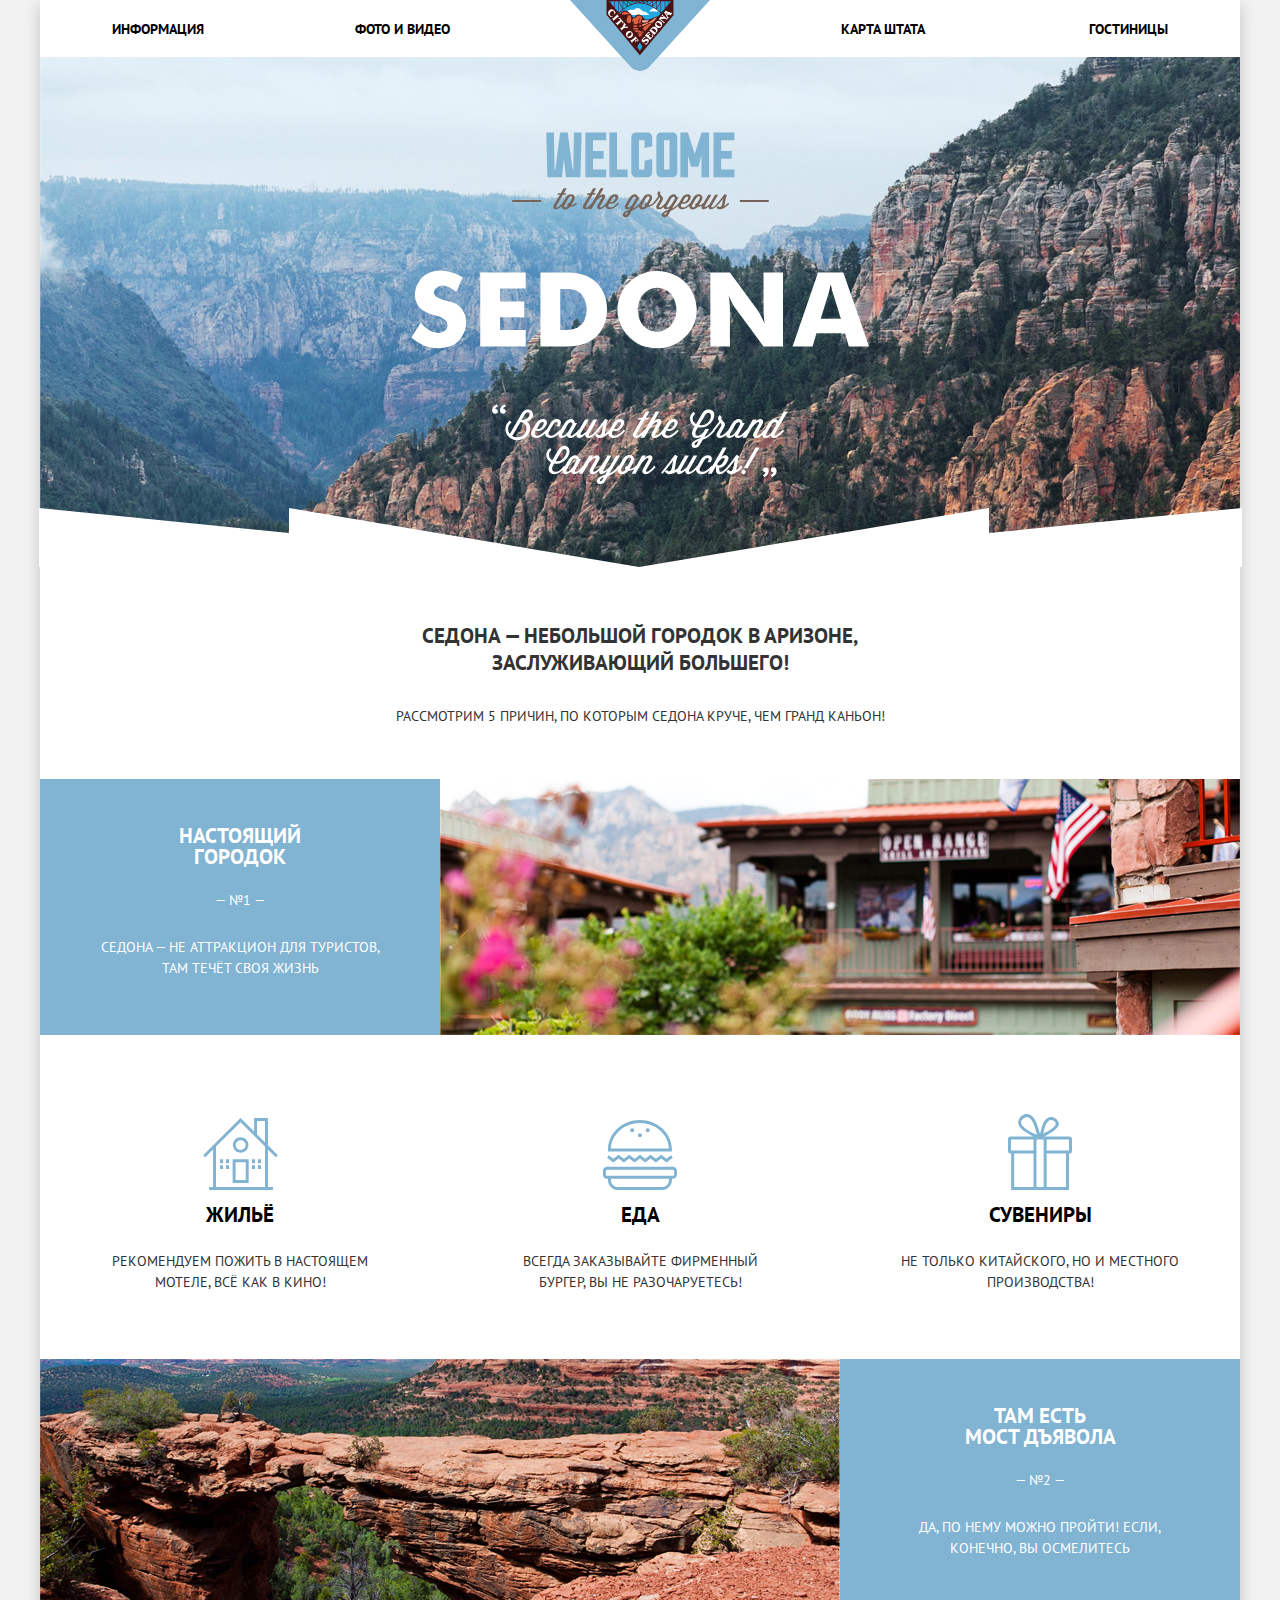
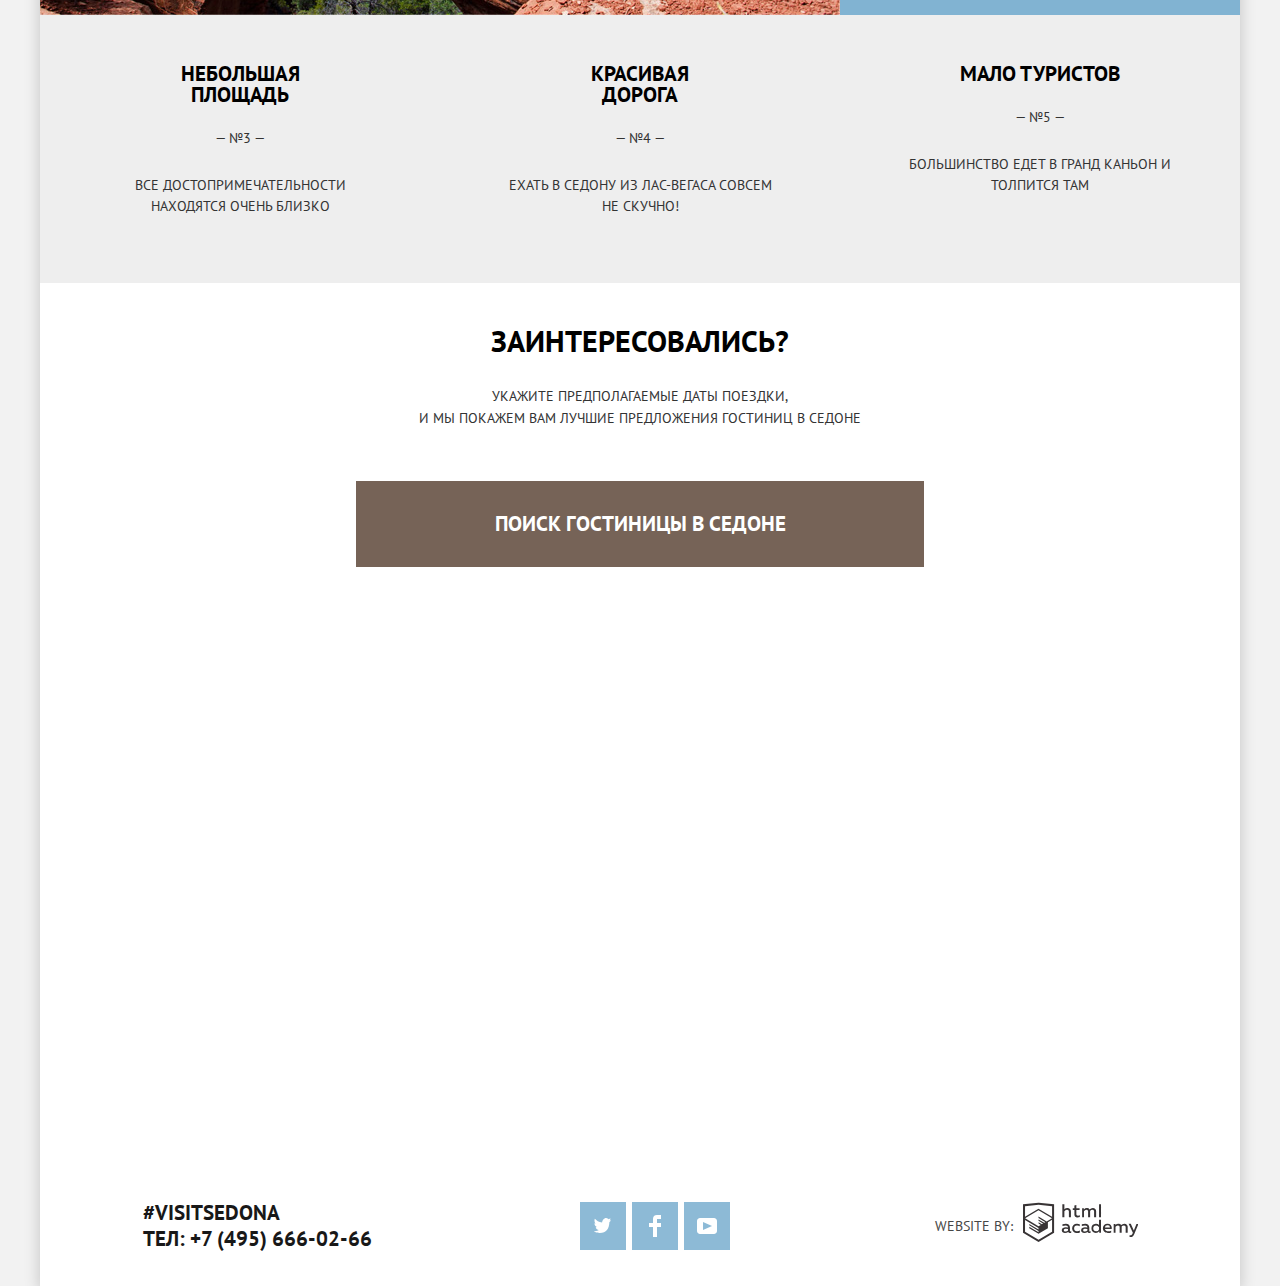
<file: index.html>
<!DOCTYPE html>
<html lang="ru">

<head>
  <meta charset="utf-8">
  <title>HTML Academy: Седона - главная страница</title>
  <link href="https://fonts.googleapis.com/css?family=PT+Sans:400,700&amp;subset=latin,cyrillic" rel="stylesheet">
  <link rel="stylesheet" href="css/normalize.css">
  <link rel="stylesheet" href="css/style.css">
</head>

<body>
  <div class="main-container">
    <header class="main-header">
      <nav class="main-navigation" tabindex="1">
        <ul class="site-navigation">
          <li>
            <a href="info.html">Информация</a>
          </li>
          <li>
            <a href="photo-video.html">Фото и видео</a>
          </li>
          <li class="main-header-back">
            <!--<img src="img/logo.svg" width="140" height="71" alt="Логотип города Седона">-->
          </li>
          <li>
            <a href="map.html">Карта штата</a>
          </li>
          <li>
            <a href="hotels.html">Гостиницы</a>
          </li>
        </ul>
      </nav>
      <img class="main-header-logo" src="img/logo.svg" width="140" height="71" alt="Логотип города Седона">
    </header>
    <main>
      <section class="lh-26px">
        <div class="welcome-banner">
          <svg xmlns="http://www.w3.org/2000/svg" width="1203" height="59" viewBox="0 0 1203 59">
            <path fill="#FFFFFF" d="M0 0 V59 H1203 V0 L 950 25 V0 L 600 59 L 250 0 V25 L 0 0" />
          </svg>
        </div>
        <div class="declare">
          <h3 class=header-3>Седона — небольшой городок в Аризоне, заслуживающий большего!</h3>
          <p>Рассмотрим 5 причин, по которым Седона круче, чем гранд каньон!</p>
        </div>
      </section>
      <section class="inner-grid">
        <h2 class="not-visible">преимущества</h2>
        <div class="font-white blue-back grid-item">
          <div class="text-card">
            <p class="bold">
              Настоящий городок
            </p>
            <div class="ordinary-text">
              <p class="card-number">— №1 —</p>
              <p>
                Седона — не аттракцион для туристов, там течёт своя жизнь
              </p>
            </div>
          </div>
        </div>
        <div class="grid-item content-image">
          <img src="img/feature-picture.jpg" alt="город Седона" width="800" height="256">
        </div>
        <div class="grid-item">
          <!--<img src="img/icon-1.svg" alt="пиктограмма домик" width="75" height="72">-->
          <p class="bold photo-card-1">жильё</p>
          <p class="ordinary-text">
            Рекомендуем пожить в настоящем мотеле, всё как в кино!
          </p>
        </div>
        <div class="grid-item">
          <!--<img src="img/icon-3.svg" alt="пиктограмма бургер" width="74" height="70">-->
          <p class="bold photo-card-2">еда</p>
          <p class="ordinary-text">
            Всегда заказывайте фирменный бургер, вы не разочаруетесь!
          </p>
        </div>
        <div class="grid-item">
          <!--<img src="img/icon-2.svg" alt="пиктограмма подарок" width="64" height="76">-->
          <p class="bold  photo-card-3">сувениры</p>
          <p class="ordinary-text">
            Не только китайского, но и местного производства!
          </p>
        </div>
        <div class="grid-item content-image">
          <img src="img/layer-5.jpg" alt="красные скалы Седоны" width="800" height="256">
        </div>
        <div class="font-white blue-back grid-item">
          <div class="text-card">
            <div class="bold">там есть</div>
            <div class="bold">мост дъявола</div>
            <div class="ordinary-text">
              <p class="card-number">— №2 —</p>
              <p>
                Да, по нему можно пройти! Если, конечно, вы осмелитесь
              </p>
            </div>
          </div>
        </div>
        <div class="grid-item grey-back">
          <div class="text-card">
            <p class="bold">
              небольшая площадь
            </p>
            <div class="ordinary-text">
              <p class="card-number">— №3 —</p>
              <p>
                Все достопримечательности находятся очень близко
              </p>
            </div>
          </div>
        </div>
        <div class="grid-item grey-back">
          <div class="text-card">
            <p class="bold">
              красивая дорога
            </p>
            <div class="ordinary-text">
              <p class="card-number">— №4 —</p>
              <p>
                Ехать в Седону из Лас-Вегаса совсем не скучно!
              </p>
            </div>
          </div>
        </div>
        <div class="grid-item grey-back">
          <div class="text-card">
            <p class="bold">
              мало туристов
            </p>
            <div class="ordinary-text">
              <p class="card-number">— №5 —</p>
              <p>
                Большинство едет в гранд каньон и толпится там
              </p>
            </div>
          </div>
        </div>
      </section>
      <section class="search">
        <h2 class="not-visible">поиск гостиницы в седоне</h2>
        <p class="pseudo-header">Заинтересовались?</p>
        <div class="ordinary-text">Укажите предполагаемые даты поездки,</div>
        <div class="ordinary-text">и мы покажем вам лучшие предложения гостиниц в седоне</div>
        <div class="interactive">
          <button class="button-brown big-button-brown" type="button">поиск гостиницы в седоне</button>
        </div>
      </section>
      <div class="map">
        <form class="form-decor modal-show" enctype="multipart/form-data">
          <div class="input-cover">
            <label for="checkIn">дата заезда: </label>
            <div class="input-field">
              <input class="input-back" id="checkIn" type="text" name="check-in-date" placeholder="24 апреля 2017"
                size="17" pattern="^[а-яА-Я0-9-_\.\s]{1,16}$">
              <a href="#">
                <svg xmlns="http://www.w3.org/2000/svg" width="21" height="22" viewBox="0 0 21 22">
                  <path
                    d="M19.251 2.025h-2.845V.648c0-.381-.294-.689-.656-.689-.363 0-.656.308-.656.689v1.377h-3.938V.648c0-.381-.294-.689-.655-.689-.363 0-.657.308-.657.689v1.377H5.906V.648c0-.381-.294-.689-.656-.689-.363 0-.657.308-.657.689v1.377H1.75C.784 2.025 0 2.847 0 3.862v16.302C0 21.179.784 22 1.75 22h17.501c.966 0 1.749-.821 1.749-1.836V3.862c0-1.015-.783-1.837-1.749-1.837zm.437 18.139a.448.448 0 0 1-.437.459H1.75a.45.45 0 0 1-.438-.459V3.862a.45.45 0 0 1 .438-.459h2.844v1.378c0 .381.294.689.657.689.362 0 .656-.308.656-.689V3.403h3.938v1.378c0 .381.294.689.657.689.361 0 .655-.308.655-.689V3.403h3.938v1.378c0 .381.293.689.656.689.362 0 .656-.308.656-.689V3.403h2.845c.241 0 .437.206.437.459v16.302z" />
                  <path
                    d="M4.594 8.225h2.625v2.066H4.594zM4.594 11.668h2.625v2.067H4.594zM4.594 15.112h2.625v2.066H4.594zM9.188 15.112h2.625v2.066H9.188zM9.188 11.668h2.625v2.067H9.188zM9.188 8.225h2.625v2.066H9.188zM13.781 15.112h2.625v2.066h-2.625zM13.781 11.668h2.625v2.067h-2.625zM13.781 8.225h2.625v2.066h-2.625z" />
                </svg>
              </a>
            </div>
          </div>
          <div class="input-cover">
            <label for="checkOut">дата выезда:</label>
            <div class="input-field">
              <input class="input-back" id="checkOut" type="text" name="check-out-date" placeholder="7 июля 2017"
                size="17" pattern="^[а-яА-Я0-9-_\.\s]{1,16}$">
              <a href="#">
                <svg xmlns="http://www.w3.org/2000/svg" width="21" height="22" viewBox="0 0 21 22">
                  <path
                    d="M19.251 2.025h-2.845V.648c0-.381-.294-.689-.656-.689-.363 0-.656.308-.656.689v1.377h-3.938V.648c0-.381-.294-.689-.655-.689-.363 0-.657.308-.657.689v1.377H5.906V.648c0-.381-.294-.689-.656-.689-.363 0-.657.308-.657.689v1.377H1.75C.784 2.025 0 2.847 0 3.862v16.302C0 21.179.784 22 1.75 22h17.501c.966 0 1.749-.821 1.749-1.836V3.862c0-1.015-.783-1.837-1.749-1.837zm.437 18.139a.448.448 0 0 1-.437.459H1.75a.45.45 0 0 1-.438-.459V3.862a.45.45 0 0 1 .438-.459h2.844v1.378c0 .381.294.689.657.689.362 0 .656-.308.656-.689V3.403h3.938v1.378c0 .381.294.689.657.689.361 0 .655-.308.655-.689V3.403h3.938v1.378c0 .381.293.689.656.689.362 0 .656-.308.656-.689V3.403h2.845c.241 0 .437.206.437.459v16.302z" />
                  <path
                    d="M4.594 8.225h2.625v2.066H4.594zM4.594 11.668h2.625v2.067H4.594zM4.594 15.112h2.625v2.066H4.594zM9.188 15.112h2.625v2.066H9.188zM9.188 11.668h2.625v2.067H9.188zM9.188 8.225h2.625v2.066H9.188zM13.781 15.112h2.625v2.066h-2.625zM13.781 11.668h2.625v2.067h-2.625zM13.781 8.225h2.625v2.066h-2.625z" />
                </svg>
              </a>
            </div>
          </div>
          <div class="number">
            <label for="adults">взрослые:</label>
            <div class="number-cover">
              <div class="number-item">
                <button class="minus" name="bminus" type="button">
                  <svg xmlns="http://www.w3.org/2000/svg" width="11" height="11" viewBox="0 0 11 11">
                    <path fill="#cacaca" d="M0 4 H11 V7 H0 V4" />
                  </svg>
                </button>
                <input class="input-back" type="number" id="adults" name="adults" value="1" min="0" max="100" step="1">
                <button class="plus" name="bplus" type="button">
                  <svg xmlns="http://www.w3.org/2000/svg" width="11" height="11" viewBox="0 0 11 11">
                    <path fill="#cacaca" d="M4 0 H7 V4 H11 V7 H7 V11 H4 V7 H0 V4 H4 V0" />
                  </svg>
                </button>
              </div>
            </div>
            <label for="child">дети:</label>
            <div class="number-cover">
              <div class="number-item">
                <button class="minus" name="bminus" type="button">
                  <svg xmlns="http://www.w3.org/2000/svg" width="11" height="11" viewBox="0 0 11 11">
                    <path fill="#cacaca" d="M0 4 H11 V7 H0 V4" />
                  </svg>
                </button>
                <input class="input-back" type="number" id="child" name="child" value="1" min="0" max="100" step="1">
                <button class="plus" name="bplus" type="button">
                  <svg xmlns="http://www.w3.org/2000/svg" width="11" height="11" viewBox="0 0 11 11">
                    <path fill="#cacaca" d="M4 0 H7 V4 H11 V7 H7 V11 H4 V7 H0 V4 H4 V0" />
                  </svg>
                </button>
              </div>
            </div>
          </div>
          <button class="button-blue big-button-blue" type="submit" name="search">найти</button>
        </form>
        <iframe
          src="https://www.google.com/maps/embed?pb=!1m14!1m12!1m3!1d838905.0602905285!2d-111.99749007907951!3d34.781457733529855!2m3!1f0!2f0!3f0!3m2!1i1024!2i768!4f13.1!5e0!3m2!1sru!2sru!4v1583529763711!5m2!1sru!2sru"
          allowfullscreen="">
        </iframe>
        <!--<img src="img/map.jpg" alt="карта Седоны" width="1200" height="594">-->
      </div>
    </main>
    <footer class="semi-transparency main-page">
      <div class="footer-contacts bold lh-26px">
        <div>#visitsedona</div>
        <div>ТЕЛ:
          <a class="phone" href="tel:+7(495)666-02-66">+7 (495) 666-02-66</a>
        </div>
      </div>
      <div class="footer-social">
        <a class="social-button twitter" href="https://twitter.com">
          <svg xmlns="http://www.w3.org/2000/svg" xmlns:xlink="http://www.w3.org/1999/xlink" width="17" height="15"
            viewBox="0 0 17 15">
            <path fill="#FFF" class="icon"
              d="M10.95.144c1.685-.496 2.984.27 3.577 1.179.673-.231 1.331-.481 2.011-.708a2.345 2.345 0 0 1-.857 1.768c.685.17 1.304-.491 1.304-.491-.169 1-1.006 1.788-1.563 2.024-.231 6.75-3.175 11.217-10.077 11.082h-.446c-.41 0-4.164-.46-4.898-1.887 2.271.196 3.893-.422 4.693-1.177-.96-.3-2.679-.477-2.979-2.95.349.106.564.228 1.19.119C1.705 8.247.374 7.53.448 5.33c.285.328 1.067.536 1.34.472C1.085 5.561-.182 2.442.894.85c1.818 1.854 3.735 3.606 7.152 3.773C8.254 2.33 9.183.793 10.95.144z" />
          </svg>
        </a>
        <a class="social-button facebook" href="https://facebook.com">
          <svg xmlns="http://www.w3.org/2000/svg" width="12" height="22" viewBox="0 0 12 22">
            <path fill="#FFF" class="icon" d="M12 4V0H8a4 4 0 0 0-4 4v4H0v4h4v10h4V12h4V8H8V4h4z" />
          </svg>
        </a>
        <a class="social-button youtube" href="https://youtube.com">
          <svg xmlns="http://www.w3.org/2000/svg" xmlns:xlink="http://www.w3.org/1999/xlink" width="20" height="16"
            viewBox="0 0 20 16">
            <path fill="#FFF" class="icon"
              d="M17 0H3C1.35 0 0 1.35 0 3v10c0 1.65 1.35 3 3 3h14c1.65 0 3-1.35 3-3V3c0-1.65-1.35-3-3-3zM6.027 11.998V4.002L15.014 8l-8.987 3.998z" />
          </svg>
        </a>
      </div>
      <p class="footer-copyright">
        <span class="lh-26px">website by:</span>
        <a class="htmla-link" href="https://htmlacademy.ru/intensive/htmlcss">
          <svg xmlns="http://www.w3.org/2000/svg" data-name="Layer 1" viewBox="0 0 113 39" width="115px" height="41px">
            <path class="htmla-cprght" fill="#fff"
              d="M46.84 28.22a2.07 2.07 0 0 0 .58-.11v1.4a3.41 3.41 0 0 1-1.24.22 1.75 1.75 0 0 1-1.75-1 5.08 5.08 0 0 1-3.3 1.13c-1.59 0-3.06-.87-3.06-2.68 0-2.24 2.08-2.93 3.9-2.93a11.63 11.63 0 0 1 2.28.26v-.31c0-1.09-.8-1.86-2.3-1.86a7.79 7.79 0 0 0-3.15.67v-1.79a10.72 10.72 0 0 1 3.35-.58c2.48 0 4 1.18 4 3.83v3.14a.57.57 0 0 0 .69.61zm-6.76-1.19a1.42 1.42 0 0 0 1.64 1.29 3.56 3.56 0 0 0 2.53-1v-1.51a10.21 10.21 0 0 0-1.9-.22c-1.1.01-2.27.35-2.27 1.45zM53.06 20.62a5.29 5.29 0 0 1 2.7.67v1.79a4.28 4.28 0 0 0-2.42-.73 2.89 2.89 0 1 0 0 5.76 5.26 5.26 0 0 0 2.55-.67v1.8a6.58 6.58 0 0 1-2.9.6 4.42 4.42 0 0 1-4.72-4.54 4.54 4.54 0 0 1 4.79-4.68zM65.84 28.22a2.07 2.07 0 0 0 .58-.11v1.4a3.41 3.41 0 0 1-1.24.22 1.75 1.75 0 0 1-1.75-1 5.08 5.08 0 0 1-3.3 1.13c-1.59 0-3.06-.87-3.06-2.68 0-2.24 2.08-2.93 3.9-2.93a11.63 11.63 0 0 1 2.28.26v-.31c0-1.09-.8-1.86-2.3-1.86a7.79 7.79 0 0 0-3.15.67v-1.79a10.72 10.72 0 0 1 3.35-.58c2.48 0 4 1.18 4 3.83v3.14a.57.57 0 0 0 .69.61zm-6.76-1.19a1.42 1.42 0 0 0 1.64 1.29 3.56 3.56 0 0 0 2.53-1v-1.51a10.21 10.21 0 0 0-1.9-.22c-1.11.01-2.27.35-2.27 1.45zM76.67 16.85v12.76h-1.76v-1.39a4.07 4.07 0 0 1-3.35 1.62 4.62 4.62 0 0 1 0-9.22 4 4 0 0 1 3.15 1.37v-5.14h2zm-4.76 5.48a2.9 2.9 0 0 0 0 5.8 3 3 0 0 0 2.79-1.84v-2.13a3.06 3.06 0 0 0-2.79-1.83zM82.99 20.62c3.48 0 4.68 2.81 4.12 5.34h-6.58c.22 1.57 1.75 2.22 3.35 2.22a6.41 6.41 0 0 0 2.77-.62v1.68a7.5 7.5 0 0 1-3.14.6c-2.68 0-5-1.53-5-4.61a4.39 4.39 0 0 1 4.48-4.61zm.09 1.62a2.39 2.39 0 0 0-2.57 2.26h4.85a2.06 2.06 0 0 0-2.28-2.26zM89.1 29.61v-8.75h1.73v1.09a4 4 0 0 1 2.92-1.33 3 3 0 0 1 2.73 1.4 4.33 4.33 0 0 1 3.06-1.4 3.21 3.21 0 0 1 3.32 3.52v5.47h-2V24.2a1.67 1.67 0 0 0-1.73-1.84 2.94 2.94 0 0 0-2.17 1.18V29.61h-2V24.2a1.67 1.67 0 0 0-1.73-1.84 3.11 3.11 0 0 0-2.32 1.35v5.91h-2zM111.47 20.86h2l-4.1 9.93c-.95 2.28-2.19 3-3.52 3a5 5 0 0 1-1.15-.15v-1.66a3 3 0 0 0 .89.13c.95 0 1.66-.67 2.17-2l.18-.44-4.16-8.82h2.13l3 6.6zM40.66 1.53v5a4 4 0 0 1 2.83-1.2A3.41 3.41 0 0 1 47.1 8.9v5.41h-2V9.15a1.9 1.9 0 0 0-2-2.1 3.08 3.08 0 0 0-2.44 1.46v5.8h-2V1.53h2zM52.43 2.42v3.12h3.17v1.71h-3.17v4c0 1.15.53 1.53 1.66 1.53a4.71 4.71 0 0 0 1.77-.35v1.68a7.14 7.14 0 0 1-2.35.38 2.68 2.68 0 0 1-3-2.88V7.23h-1.6V5.52h1.57V2.88zM58.1 14.29V5.54h1.73v1.09a4 4 0 0 1 2.92-1.33 3 3 0 0 1 2.73 1.4 4.33 4.33 0 0 1 3.06-1.4 3.21 3.21 0 0 1 3.32 3.52v5.47h-2V8.88a1.67 1.67 0 0 0-1.73-1.84 2.94 2.94 0 0 0-2.17 1.18V14.29h-2V8.88a1.67 1.67 0 0 0-1.73-1.84 3.11 3.11 0 0 0-2.32 1.35v5.91h-2zM74.72 1.52h1.95v12.76h-1.95zM15.44.02h-.16L0 1.62v28l15.28 9.09 15.28-9.09v-28zm13.12 28.45l-13.28 7.9L2 28.47V16.99l13.22 7.87v1.43l-9.07-5.4v1.38l9.11 5.47v1.46l-9.1-5.42v1.38l9.11 5.47 9.19-5.5V19.22l4.1-2.45v11.67zm0-13.16l-3.65 2.14-1.68 1-8-4.76v1.38l6.84 4.07h-.06l-.15.09-1 .57-5.64-3.36v1.38l4.45 2.65-1.05.7-3.36-2v1.38l2.21 1.3-2.25 1.35-13.16-7.82 13.17-7.92zm0-1.39L15.21 6.05l-13.2 7.86V3.41l13.28-1.39 13.28 1.39v10.51z" />
          </svg>
        </a>
      </p>
    </footer>
  </div>
  <script src="./js/script.js"></script>
</body>

</html>
</file>
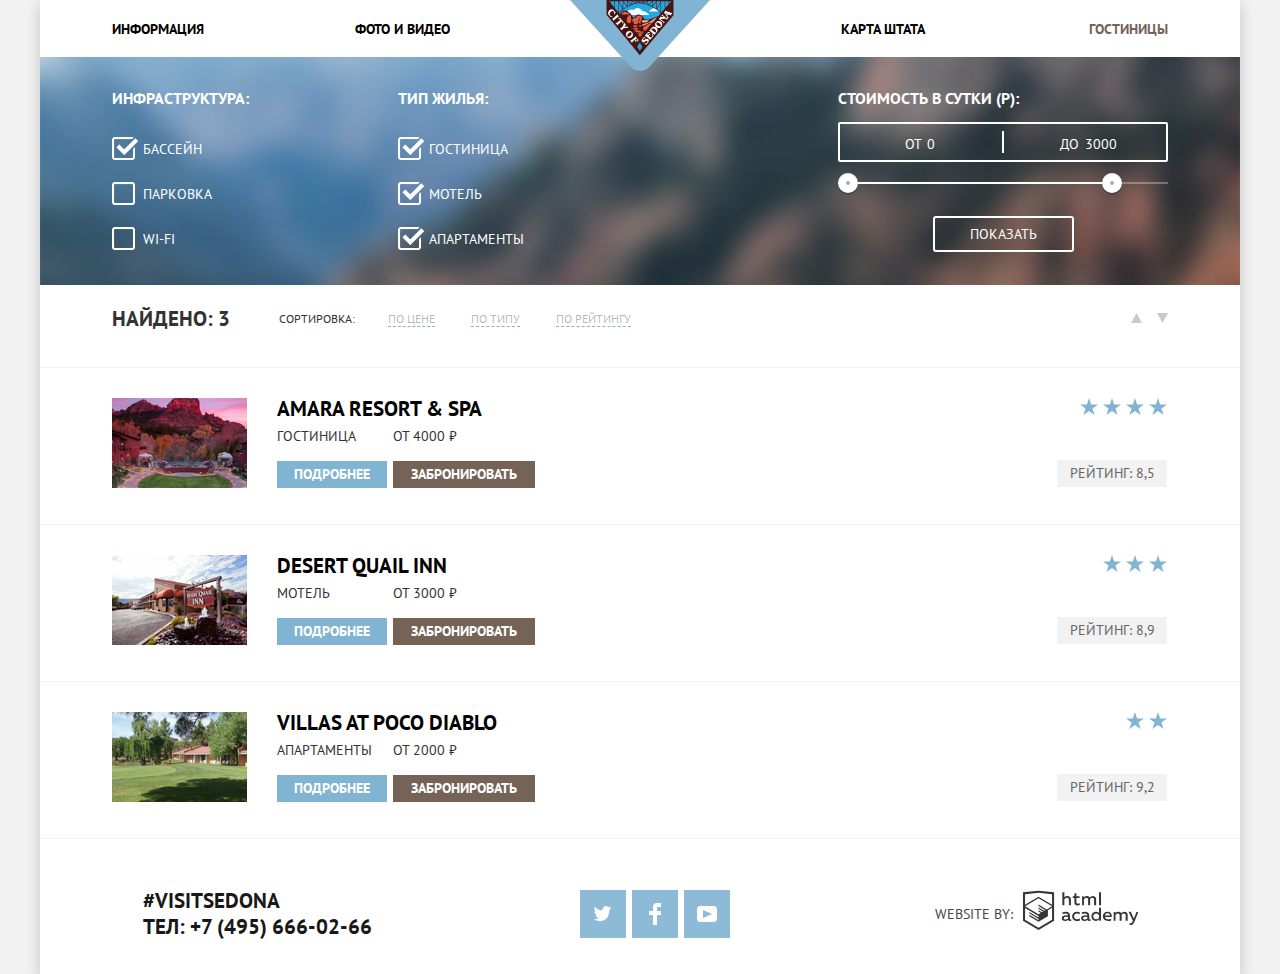
<file: hotels.html>
<!DOCTYPE html>
<html lang="ru">

<head>
  <meta charset="utf-8">
  <title>HTML Academy: Седона - отели</title>
  <link href="https://fonts.googleapis.com/css?family=PT+Sans:400,700&amp;subset=latin,cyrillic" rel="stylesheet">
  <link rel="stylesheet" href="css/normalize.css">
  <link rel="stylesheet" href="css/style.css">
</head>

<body>
  <div class="main-container">
    <header class="main-header">
      <nav class="main-navigation" tabindex="1">
        <ul class="site-navigation">
          <li> <a href="info.html" tabindex="2">Информация</a></li>
          <li> <a href="photo-video.html" tabindex="3">Фото и видео</a></li>
          <li class="main-header-back">
          </li>
          <li> <a href="map.html" tabindex="5">Карта штата</a></li>
          <li> <a class="active" href="hotels.html" tabindex="6">Гостиницы</a></li>
        </ul>
      </nav>
      <a href="index.html" tabindex="4"><img class="main-header-logo" src="img/logo.svg" width="140" height="71"
          alt="Логотип города Седона"></a>
    </header>
    <main>
      <form class="filter white-text" name="filter-form" method="POST" enctype="multipart/form-data">
        <fieldset class="field-group edge">
          <legend>инфраструктура:</legend>
          <label>
            <input type="checkbox" name="pool" value="yes" checked><span tabindex="7"></span>
            бассейн
          </label>
          <label>
            <input type="checkbox" name="parking" value="yes"><span tabindex="8"></span>
            парковка
          </label>
          <label>
            <input type="checkbox" name="wi-fi" value="yes"><span tabindex="9"></span>
            wi-fi
          </label>
        </fieldset>
        <fieldset class="field-group edge">
          <legend>тип жилья:</legend>
          <label>
            <input type="checkbox" name="hotel" value="yes" checked><span tabindex="10"></span>
            гостиница
          </label>
          <label>
            <input type="checkbox" name="motel" value="yes" checked><span tabindex="11"></span>
            мотель
          </label>
          <label>
            <input type="checkbox" name="aparts" value="yes" checked><span tabindex="12"></span>
            апартаменты
          </label>
        </fieldset>
        <fieldset class="field-group wide">
          <div class="filter-range">
            <div class="filter-range-title">Стоимость в сутки (р):</div>
            <div class="price-controls">
              <label class="min-price">от <input type="number" name="min-price" value="0" tabindex="13"></label>
              <label class="max-price">до <input type="number" name="max-price" value="3000" tabindex="14"></label>
            </div>
            <div class="range-controls">
              <div class="scale">
                <div class="bar"></div>
              </div>
              <div class="range-toggle range-toggle-min" tabindex="15"></div>
              <div class="range-toggle range-toggle-max" tabindex="16"></div>
            </div>
            <button class="btn-transparent" type="submit" tabindex="17">Показать</button>
          </div>
        </fieldset>
      </form>
      <div class="sortby">
        <h3 class="header-3">
          Найдено: 3
        </h3>
        <span>Сортировка:</span>
        <ul class="type">
          <li><a href="#">по цене</a></li>
          <li><a href="#">по типу</a></li>
          <li><a href="#">по рейтингу</a></li>
        </ul>
        <div class="arrow">
          <a href="#"><svg class="arrow-up" xmlns="http://www.w3.org/2000/svg" width="11" height="10"
              viewBox="0 0 11 10">
              <path d="M5.5 0L0 10h11z" /></svg></a>
          <a href="#"><svg class="arrow-down rotate" xmlns="http://www.w3.org/2000/svg" width="11" height="10"
              viewBox="0 0 11 10">
              <path d="M5.5 0L0 10h11z" /></svg></a>
        </div>
      </div>
      <section class="catalog">
        <h2 class="not-visible">Вывод поиска</h2>
        <ul>
          <!--карточка 1-->
          <li class="catalog-item">
            <a href="catalog-item.html">
              <img src="img/hotel-picture-1.jpg" width="135" height="90" alt="Фотография отеля">
            </a>
            <div class="description">
              <h3 class="bold">
                <a class="hotel-name" href="catalog-item.html">
                  amara resort & spa
                </a>
              </h3>
              <div class="table">
                <div class="column">
                  <p class="catalog-item-price ordinary-text">
                    гостиница
                  </p>
                  <a class="button-blue small-button-blue pseudo-button" href="#">подробнее</a>
                </div>
                <div class="column">
                  <p class="catalog-item-price ordinary-text">
                    от 4000 ₽
                  </p>
                  <a class="button-brown small-button-brown pseudo-button" href="#">забронировать</a>
                </div>
              </div>
            </div>
            <div class="rating">
              <div class="four-stars"></div>
              <span class="rating-back">
                рейтинг: 8,5
              </span>
            </div>
          </li>
          <!--карточка 2-->
          <li class="catalog-item">
            <a href="catalog-item.html">
              <img src="img/hotel-picture-2.jpg" width="135" height="90" alt="Фотография отеля">
            </a>
            <div class="description">
              <h3 class="bold">
                <a class="hotel-name" href="catalog-item.html">
                  Desert Quail Inn
                </a>
              </h3>
              <div class="table">
                <div class="column">
                  <p class="catalog-item-price ordinary-text">
                    мотель
                  </p>
                  <a class="button-blue small-button-blue pseudo-button" href="#">подробнее</a>
                </div>
                <div class="column">
                  <p class="catalog-item-price ordinary-text">
                    от 3000 ₽
                  </p>
                  <a class="button-brown small-button-brown pseudo-button" href="#">забронировать</a>
                </div>
              </div>
            </div>
            <div class="rating">
              <div class="three-stars"></div>
              <span class="rating-back">
                рейтинг: 8,9
              </span>
            </div>
          </li>
          <!--карточка 3-->
          <li class="catalog-item">
            <a href="catalog-item.html">
              <img src="img/hotel-picture-3.jpg" width="135" height="90" alt="Фотография отеля">
            </a>
            <div class="description">
              <h3 class="bold">
                <a class="hotel-name" href="catalog-item.html">
                  Villas at Poco Diablo
                </a>
              </h3>
              <div class="table">
                <div class="column">
                  <p class="catalog-item-price ordinary-text">
                    апартаменты
                  </p>
                  <a class="button-blue small-button-blue pseudo-button" href="#">подробнее</a>
                </div>
                <div class="column">
                  <p class="catalog-item-price ordinary-text">
                    от 2000 ₽
                  </p>
                  <a class="button-brown small-button-brown pseudo-button" href="#">забронировать</a>
                </div>
              </div>
            </div>
            <div class="rating">
              <div class="two-stars"></div>
              <span class="rating-back">
                рейтинг: 9,2
              </span>
            </div>
          </li>
        </ul>
      </section>
    </main>
    <footer class="semi-transparency">
      <div class="footer-contacts bold lh-26px">
        <div>#visitsedona</div>
        <div><a class="phone" href="#">ТЕЛ: +7 (495) 666-02-66</a></div>
      </div>
      <div class="footer-social">
        <a class="social-button twitter" href="https://twitter.com">
          <svg xmlns="http://www.w3.org/2000/svg" xmlns:xlink="http://www.w3.org/1999/xlink" width="17" height="15"
            viewBox="0 0 17 15">
            <path fill="#FFF" class="icon"
              d="M10.95.144c1.685-.496 2.984.27 3.577 1.179.673-.231 1.331-.481 2.011-.708a2.345 2.345 0 0 1-.857 1.768c.685.17 1.304-.491 1.304-.491-.169 1-1.006 1.788-1.563 2.024-.231 6.75-3.175 11.217-10.077 11.082h-.446c-.41 0-4.164-.46-4.898-1.887 2.271.196 3.893-.422 4.693-1.177-.96-.3-2.679-.477-2.979-2.95.349.106.564.228 1.19.119C1.705 8.247.374 7.53.448 5.33c.285.328 1.067.536 1.34.472C1.085 5.561-.182 2.442.894.85c1.818 1.854 3.735 3.606 7.152 3.773C8.254 2.33 9.183.793 10.95.144z" />
          </svg>
        </a>
        <a class="social-button facebook" href="https://facebook.com">
          <svg xmlns="http://www.w3.org/2000/svg" width="12" height="22" viewBox="0 0 12 22">
            <path fill="#FFF" class="icon" d="M12 4V0H8a4 4 0 0 0-4 4v4H0v4h4v10h4V12h4V8H8V4h4z" />
          </svg>
        </a>
        <a class="social-button youtube" href="https://youtube.com">
          <svg xmlns="http://www.w3.org/2000/svg" xmlns:xlink="http://www.w3.org/1999/xlink" width="20" height="16"
            viewBox="0 0 20 16">
            <path fill="#FFF" class="icon"
              d="M17 0H3C1.35 0 0 1.35 0 3v10c0 1.65 1.35 3 3 3h14c1.65 0 3-1.35 3-3V3c0-1.65-1.35-3-3-3zM6.027 11.998V4.002L15.014 8l-8.987 3.998z" />
          </svg>
        </a>
      </div>
      <p class="footer-copyright">
        <span class="lh-26px">website by:</span>
        <a class="htmla-link" href="https://htmlacademy.ru/intensive/htmlcss">
          <svg xmlns="http://www.w3.org/2000/svg" data-name="Layer 1" viewBox="0 0 113 39" width="115px" height="41px">
            <path class="htmla-cprght" fill="#fff"
              d="M46.84 28.22a2.07 2.07 0 0 0 .58-.11v1.4a3.41 3.41 0 0 1-1.24.22 1.75 1.75 0 0 1-1.75-1 5.08 5.08 0 0 1-3.3 1.13c-1.59 0-3.06-.87-3.06-2.68 0-2.24 2.08-2.93 3.9-2.93a11.63 11.63 0 0 1 2.28.26v-.31c0-1.09-.8-1.86-2.3-1.86a7.79 7.79 0 0 0-3.15.67v-1.79a10.72 10.72 0 0 1 3.35-.58c2.48 0 4 1.18 4 3.83v3.14a.57.57 0 0 0 .69.61zm-6.76-1.19a1.42 1.42 0 0 0 1.64 1.29 3.56 3.56 0 0 0 2.53-1v-1.51a10.21 10.21 0 0 0-1.9-.22c-1.1.01-2.27.35-2.27 1.45zM53.06 20.62a5.29 5.29 0 0 1 2.7.67v1.79a4.28 4.28 0 0 0-2.42-.73 2.89 2.89 0 1 0 0 5.76 5.26 5.26 0 0 0 2.55-.67v1.8a6.58 6.58 0 0 1-2.9.6 4.42 4.42 0 0 1-4.72-4.54 4.54 4.54 0 0 1 4.79-4.68zM65.84 28.22a2.07 2.07 0 0 0 .58-.11v1.4a3.41 3.41 0 0 1-1.24.22 1.75 1.75 0 0 1-1.75-1 5.08 5.08 0 0 1-3.3 1.13c-1.59 0-3.06-.87-3.06-2.68 0-2.24 2.08-2.93 3.9-2.93a11.63 11.63 0 0 1 2.28.26v-.31c0-1.09-.8-1.86-2.3-1.86a7.79 7.79 0 0 0-3.15.67v-1.79a10.72 10.72 0 0 1 3.35-.58c2.48 0 4 1.18 4 3.83v3.14a.57.57 0 0 0 .69.61zm-6.76-1.19a1.42 1.42 0 0 0 1.64 1.29 3.56 3.56 0 0 0 2.53-1v-1.51a10.21 10.21 0 0 0-1.9-.22c-1.11.01-2.27.35-2.27 1.45zM76.67 16.85v12.76h-1.76v-1.39a4.07 4.07 0 0 1-3.35 1.62 4.62 4.62 0 0 1 0-9.22 4 4 0 0 1 3.15 1.37v-5.14h2zm-4.76 5.48a2.9 2.9 0 0 0 0 5.8 3 3 0 0 0 2.79-1.84v-2.13a3.06 3.06 0 0 0-2.79-1.83zM82.99 20.62c3.48 0 4.68 2.81 4.12 5.34h-6.58c.22 1.57 1.75 2.22 3.35 2.22a6.41 6.41 0 0 0 2.77-.62v1.68a7.5 7.5 0 0 1-3.14.6c-2.68 0-5-1.53-5-4.61a4.39 4.39 0 0 1 4.48-4.61zm.09 1.62a2.39 2.39 0 0 0-2.57 2.26h4.85a2.06 2.06 0 0 0-2.28-2.26zM89.1 29.61v-8.75h1.73v1.09a4 4 0 0 1 2.92-1.33 3 3 0 0 1 2.73 1.4 4.33 4.33 0 0 1 3.06-1.4 3.21 3.21 0 0 1 3.32 3.52v5.47h-2V24.2a1.67 1.67 0 0 0-1.73-1.84 2.94 2.94 0 0 0-2.17 1.18V29.61h-2V24.2a1.67 1.67 0 0 0-1.73-1.84 3.11 3.11 0 0 0-2.32 1.35v5.91h-2zM111.47 20.86h2l-4.1 9.93c-.95 2.28-2.19 3-3.52 3a5 5 0 0 1-1.15-.15v-1.66a3 3 0 0 0 .89.13c.95 0 1.66-.67 2.17-2l.18-.44-4.16-8.82h2.13l3 6.6zM40.66 1.53v5a4 4 0 0 1 2.83-1.2A3.41 3.41 0 0 1 47.1 8.9v5.41h-2V9.15a1.9 1.9 0 0 0-2-2.1 3.08 3.08 0 0 0-2.44 1.46v5.8h-2V1.53h2zM52.43 2.42v3.12h3.17v1.71h-3.17v4c0 1.15.53 1.53 1.66 1.53a4.71 4.71 0 0 0 1.77-.35v1.68a7.14 7.14 0 0 1-2.35.38 2.68 2.68 0 0 1-3-2.88V7.23h-1.6V5.52h1.57V2.88zM58.1 14.29V5.54h1.73v1.09a4 4 0 0 1 2.92-1.33 3 3 0 0 1 2.73 1.4 4.33 4.33 0 0 1 3.06-1.4 3.21 3.21 0 0 1 3.32 3.52v5.47h-2V8.88a1.67 1.67 0 0 0-1.73-1.84 2.94 2.94 0 0 0-2.17 1.18V14.29h-2V8.88a1.67 1.67 0 0 0-1.73-1.84 3.11 3.11 0 0 0-2.32 1.35v5.91h-2zM74.72 1.52h1.95v12.76h-1.95zM15.44.02h-.16L0 1.62v28l15.28 9.09 15.28-9.09v-28zm13.12 28.45l-13.28 7.9L2 28.47V16.99l13.22 7.87v1.43l-9.07-5.4v1.38l9.11 5.47v1.46l-9.1-5.42v1.38l9.11 5.47 9.19-5.5V19.22l4.1-2.45v11.67zm0-13.16l-3.65 2.14-1.68 1-8-4.76v1.38l6.84 4.07h-.06l-.15.09-1 .57-5.64-3.36v1.38l4.45 2.65-1.05.7-3.36-2v1.38l2.21 1.3-2.25 1.35-13.16-7.82 13.17-7.92zm0-1.39L15.21 6.05l-13.2 7.86V3.41l13.28-1.39 13.28 1.39v10.51z" />
          </svg>
        </a>
      </p>
    </footer>
  </div>
</body>

</html>
</file>
<file: css/style.css>
@keyframes bounce{0%{transform:translateY(0);animation-timing-function:ease-out}20%{transform:translateY(10px);animation-timing-function:ease-out}40%{transform:translateY(20px);animation-timing-function:ease-out}60%{transform:translateY(30px);animation-timing-function:ease-in}80%{transform:translateY(-10px);animation-timing-function:ease-in}to{transform:translateY(0);animation-timing-function:ease-in}}@keyframes shake{0%,to{transform:translateX(0)}10%,30%,50%,70%,90%{transform:translateX(-10px)}20%,40%,60%,80%{transform:translateX(10px)}}body{margin:0;padding:0;font-family:"PT Sans",Arial,sans-serif;line-height:21px;font-weight:400;text-transform:uppercase;color:#333;background-color:#f2f2f2}a:hover,button:hover{cursor:pointer}a{text-decoration:none}button{border:0}.main-container{width:1200px;box-shadow:0 5px 15px 0 rgba(0,1,1,.2);margin:0 auto;background-color:#fff;position:relative}.main-navigation,body{font-size:14px;text-align:center}.main-navigation{font-weight:700;line-height:26px;color:#000}.header-3{font-size:21px;line-height:26px}.site-navigation{list-style:none}.lh-26px{line-height:26px}.site-navigation a{color:#000;display:inline-block;vertical-align:middle;max-width:160px;word-wrap:break-word}.main-navigation a:focus,.main-navigation a:hover{color:#81b3d2}.site-navigation{display:flex;flex-direction:row;justify-content:space-between;flex-wrap:wrap;padding-left:0;margin:0;width:100%}.site-navigation li{display:flex;width:239px;padding-top:15.5px;padding-bottom:15.5px}.site-navigation li:nth-child(1),.site-navigation li:nth-child(2){justify-content:flex-start}.site-navigation li:nth-child(1) a{margin-left:72px}.site-navigation li:nth-child(2) a{margin-left:75px}.site-navigation li:nth-child(4),.site-navigation li:nth-child(5){justify-content:flex-end}.site-navigation li:nth-child(4) a{margin-right:75px}.site-navigation li:nth-child(5) a{margin-right:72px}.main-header-logo{position:absolute;top:0;left:50%;margin-left:-70px;z-index:5}.main-header-back{width:244px}.main-navigation{position:relative}.site-navigation a.active{color:#766357}.blue-back,.button-blue{background-color:#81b3d2}.main-navigation a:active{color:rgba(0,0,0,.3)}.button-blue:focus,.button-blue:hover,.footer-social a:focus,.footer-social a:hover{background-color:#669ec0}.button-blue:active,.footer-social a:active{background-color:#5496bd;color:rgba(255,255,255,.3)}.white-text{color:#fff;font-size:14px;text-transform:uppercase}.blue-back .bold{font-size:21px;color:#fff}.blue-back{color:#fff}.declare{padding:55px 0 50px}.declare h3{width:445px;text-align:center;margin:0 auto 27px;line-height:27px}.declare p,.inner-grid{margin:0 auto}.inner-grid{display:flex;flex-direction:row;flex-wrap:wrap;width:1200px}.inner-grid .bold{display:block;width:160px;text-align:center;margin-left:auto;margin-right:auto}.inner-grid p{display:inline-block;vertical-align:middle}.inner-grid .ordinary-text{margin-bottom:0;margin-top:0}.button-brown{background-color:#766357}.big-button-brown{width:568px;height:86px;color:#fff;font-size:21px;line-height:26px;font-weight:700;text-transform:uppercase;position:relative;bottom:0}.small-button-brown{width:142px;height:27px}.small-button-blue,.small-button-brown{color:#fff;text-transform:uppercase;font-weight:700}.button-brown:hover{background-color:#604e43}.button-brown:active{background-color:#503e33;color:rgba(255,255,255,.3)}.welcome-banner{text-align:center;width:100%;padding:255px 0;background-color:#5496bd;background-image:url(../img/welcome.svg),url(../img/background-photo.jpg);background-size:459px 353px,cover;background-position:center 48%,center 29%;position:relative;background-repeat:no-repeat,no-repeat}.welcome-banner svg{width:100.25%;position:absolute;bottom:0;left:-1.5px}.bold{color:#000;font-size:21px;text-transform:uppercase;font-weight:700}.grey-back{background-color:#eee}.white-back{background-color:#fff}.input-back-wide{width:346px;height:38px;background-color:#f2f2f2}.form-decor,.map form{box-shadow:0 7px 15px 0 rgba(0,1,1,.15)}.form-decor{line-height:26px;font-weight:700;color:#000}.modal-show{display:inline-block;animation:bounce .6s;vertical-align:middle}.visually-hidden{display:none}.modal-error{animation:shake .6s}.grid-item{width:280px;padding:48px 60px 66px;position:relative}.text-card{width:280px;text-align:center}.text-card p{margin:0}.text-card .bold{margin-top:0;margin-bottom:auto}.text-card div{margin-bottom:0}.text-card .card-number{margin:23px 0 26px}.blue-back.grid-item{padding:46px 60px 55px}.content-image{width:800px;display:flex;margin:0;padding:0}.photo-card-1::before,.photo-card-2::before,.photo-card-3::before{content:"";position:absolute;z-index:5;bottom:169px;right:50%;margin-right:-37.5px;width:75px;height:72px;background-image:url(../img/icon-1.svg);background-repeat:no-repeat}.photo-card-2::before,.photo-card-3::before{margin-right:-37px;width:74px;height:70px;background-image:url(../img/icon-3.svg)}.photo-card-3::before{margin-right:-32px;width:64px;height:76px;background-image:url(../img/icon-2.svg)}.photo-card-1,.photo-card-2,.photo-card-3{margin-top:121px;margin-bottom:26px;display:inline-block;vertical-align:middle}.big-button-blue,.form-decor input{font-weight:700;text-transform:uppercase}.big-button-blue{width:458px;height:58px;color:#fff;font-size:21px;line-height:26px}.small-button-blue{width:110px;height:27px}.not-visible{display:none}.pseudo-header{font-size:30px;font-weight:700;line-height:36px;color:#000;margin:40px auto 25px}.pseudo-header+.ordinary-text{line-height:24px}.interactive{text-align:center;margin-top:52px}.map{position:relative}.map iframe{width:100%;height:713px;border:0}.map form{padding:55px;width:458px;position:absolute;z-index:15;background-color:#fff;margin:auto;top:0;left:0;right:0}.form-decor input{color:#000;background-color:#f2f2f2;font-size:14px;width:346px;box-sizing:border-box;padding-left:13px;padding-top:12px;padding-bottom:10px;outline:0;border:0}.form-decor input::-webkit-input-placeholder{color:#000}.number input{width:38px;height:38px;text-align:center;margin:0;padding:0}.filter-range input::-webkit-inner-spin-button,.filter-range input::-webkit-outer-spin-button,.number input::-webkit-inner-spin-button,.number input::-webkit-outer-spin-button{-webkit-appearance:none;margin:0}.filter-range input,.number input{-moz-appearance:textfield}.number button{width:38px;background-color:#f2f2f2;border:0;margin:0;padding:11.5px 0}.input-field a:hover svg,.number button:hover path{fill:#000}.number button:active path{fill:#81b3d2;outline:0}.number-item{width:114px;display:flex;outline:0;align-items:center;justify-content:center;flex-direction:row}.number-cover{display:inline-block;vertical-align:middle}.input-cover,.input-field,.number{display:flex;justify-content:space-between}.number{margin-bottom:54px;align-items:baseline}.input-cover,.input-field{flex-direction:row}.input-cover{align-items:baseline;margin-bottom:29px;position:relative}.input-field{align-items:center;width:346px;border:0;vertical-align:middle}.input-field a{position:absolute;z-index:6;right:9px;top:8px;display:flex}.input-field svg{fill:#cacaca}.input-field a:active svg{fill:#81b3d2}input[type=text]:hover.input-back{background-color:#ebebeb;border:0}input[type=text]:focus.input-back{background-color:#fff;outline:solid 2px #e5e5e5;border:0}.sortby{display:flex;flex-direction:row;justify-content:space-around;padding-left:72px;margin-right:72px;align-items:center;font-size:12px;line-height:18px}.catalog li,.sortby li{list-style:none}.sortby li{display:inline-block;margin-left:33px;text-align:start;vertical-align:baseline}.sortby ul{text-align:start;padding-left:0}.sortby span{margin-left:49px}.sortby a,.sortby a:visited{color:rgba(0,0,0,.3);text-decoration:none;border-bottom:1px dashed #81b3d2}.arrow a{text-decoration:none;border-bottom:none}.sortby a:focus,.sortby a:hover{color:#81b3d2}.sortby a:focus{text-decoration:none;border-bottom:none;outline:0}.sortby a:active{color:#000;text-decoration:none;border-bottom:none}.arrow{text-align:end;margin-left:auto}.arrow-down,.arrow-up{fill:#cacaca}.arrow-down:focus,.arrow-down:hover,.arrow-up:focus,.arrow-up:hover{fill:#231f20}.arrow-down:active,.arrow-up:active{fill:#81b3d2}.arrow .rotate{transform:rotate(180deg);margin-left:12px}.catalog-item{padding:30px 73px 30px 72px}.catalog-item .hotel-name,.description .phone,.description .phone:visited{color:#000;text-decoration:none}.catalog-item-image,.description h3{margin:0}.description{display:flex;align-items:flex-start;justify-content:flex-start;flex-wrap:wrap;width:258px;margin-top:0;margin-left:30px}.description a{margin-bottom:0;display:inline-block;vertical-align:top}.description .arrow-up:focus,.description .phone:hover,.footer-contacts a:hover{color:#81b3d2}.description a:active,.footer-contacts a:active{color:rgba(0,0,0,.3)}.description .pseudo-button{height:auto;padding-top:3px;padding-bottom:3px}.description .pseudo-button:active{color:rgba(255,255,255,.3)}.footer-contacts a{color:#000}.description .ordinary-text{display:inline-block;vertical-align:middle;margin-right:0;margin-top:0}.column,.rating{display:flex;flex-direction:column;justify-content:flex-start}.rating{text-align:end;width:110px;align-items:flex-end;margin-left:auto}.column{align-items:flex-start}.column:first-child{margin-right:6px}.column button{padding:0}.catalog li,.table{display:flex;flex-direction:row}.table{width:180px;align-items:flex-start;justify-content:flex-start}.catalog ul{padding-left:0}.catalog li{flex-wrap:wrap;border-top:1px solid #f2f2f2}.catalog li:last-child{border-bottom:1px solid #f2f2f2}.rating-back{width:110px;background-color:#f2f2f2;color:#666;font-weight:400;padding-top:3px;padding-bottom:3px;vertical-align:middle;text-align:center;margin-top:45.25px;margin-bottom:0}.semi-transparency{display:flex;justify-content:space-around;align-items:center;opacity:.9;z-index:5;background-color:#fff;padding-top:23px;padding-bottom:23px;width:100%}.main-page{position:absolute;bottom:0}.footer-social,.footer-social a{display:flex;width:150px;flex-direction:row;flex-wrap:nowrap}.footer-social a{width:46px;height:48px;background-color:#81b3d2;justify-content:center;align-items:center;margin-right:6px}.footer-social a:nth-child(3){margin-right:0}.footer-social a:active .icon{fill:rgba(255,255,255,.3)}.footer-contacts{text-align:center;text-decoration:none;display:flex;flex-wrap:wrap;width:232px}.footer-copyright{display:flex;align-items:center}.footer-copyright span{margin-right:10px}.htmla-cprght{fill:#231f20}.htmla-link:focus .htmla-cprght,.htmla-link:hover .htmla-cprght{fill:#81b3d2}.htmla-link:active .htmla-cprght{fill:#bdbbbc}.filter,.filter fieldset{vertical-align:top;display:flex;flex-wrap:wrap}.filter{background-image:url(../img/filter-background.jpg);background-color:#5496bd;background-repeat:no-repeat;background-size:cover;background-position:center;padding:31px 72px 35px}.filter legend{line-height:21px;font-size:16px;font-weight:700}.filter fieldset{border:0;text-align:left;padding:0;margin:0;width:139px;flex-direction:column}.filter button{background-color:transparent;border-radius:3px;margin:0 auto}input[type=checkbox]{display:none}.filter input[type=checkbox]~span{display:inline-block;width:27px;height:23px;vertical-align:bottom;background-image:url(../img/checkbox-off.png);background-repeat:no-repeat}.filter input[type=checkbox]:checked~span{background-image:url(../img/checkbox-on.png)}.filter input[type=checkbox]:disabled~span{background-image:url(../img/checkbox-off-3.png)}.filter input[type=checkbox]:checked:disabled~span{background-image:url(../img/checkbox-on-2.png)}.filter-range{width:330px;margin-top:0;margin-left:auto;margin-right:0;color:#fff;text-transform:uppercase;position:absolute;right:72px}.filter-range-title{margin-bottom:13px;font-weight:600;font-size:16px;line-height:21px}.price-controls{position:relative;height:36px;margin-bottom:20px;font-size:0;border:2px solid #fff;border-radius:2px}.price-controls::after{content:"";position:absolute;top:50%;left:50%;width:2px;height:22px;background:#fff;transform:translate(-50%,-50%)}.price-controls label{display:inline-block;font-size:14px;line-height:38px;vertical-align:top;cursor:pointer}.price-controls .max-price,.price-controls .min-price{width:90px;padding-left:65px}.price-controls input{width:50px;margin:0;color:inherit;font:inherit;background:0 0;border:0}.range-controls{position:relative;margin-bottom:32px}.range-controls .scale{height:2px;background:rgba(255,255,255,.3)}.range-controls .bar{width:80%;height:2px;background:#fff}.range-toggle{position:absolute;top:-9px;width:4px;height:4px;background:#ababab;border:8px solid #fff;border-radius:50%;box-shadow:0 2px 1px 0 rgba(0,1,1,.2);cursor:pointer}.range-toggle:hover{background:#1c4f80}.range-toggle-min{left:0}.range-toggle-max{left:80%}.btn-transparent{display:block;margin:0 auto;padding:6px 35px;font-size:14px;line-height:20px;color:#fff;text-transform:uppercase;background:0 0;border:2px solid #fff;border-radius:2px;cursor:pointer}.btn-transparent:hover{color:#000;background:#fff}.filter fieldset:nth-child(1) label,.filter fieldset:nth-child(2) label{margin-bottom:22px}.filter fieldset:nth-child(1) legend,.filter fieldset:nth-child(2) legend{margin-bottom:28px}.filter fieldset:nth-child(1) label:last-child,.filter fieldset:nth-child(2) label:last-child{margin-bottom:0}.filter fieldset:nth-child(1){margin-right:147px}.edge label{display:inline-block;vertical-align:baseline}.form-button{width:133px;height:32px}.four-stars,.three-stars,.two-stars{display:inline-block;width:87px;height:17px;background-image:url(../img/star.svg);background-repeat:space no-repeat;background-size:18px 17px;vertical-align:middle}.three-stars,.two-stars{width:64px}.two-stars{width:41px}
</file>
